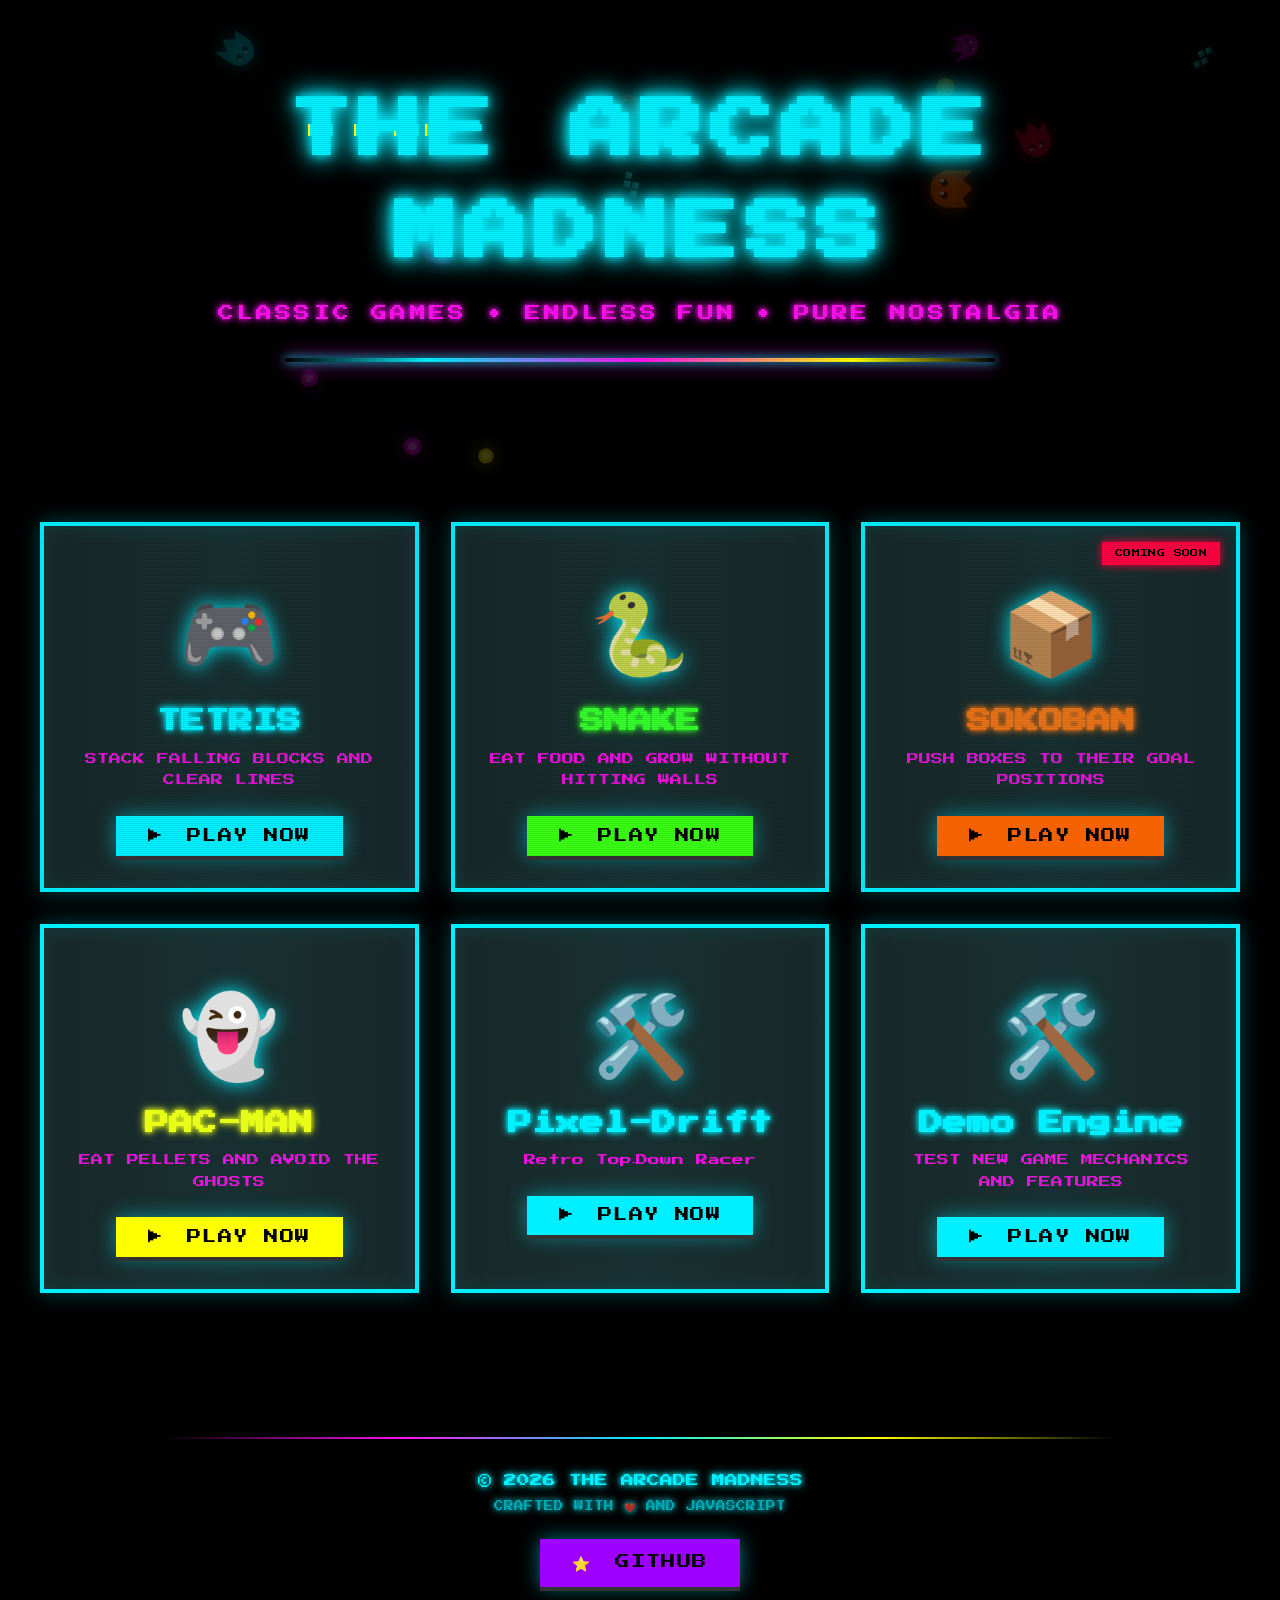
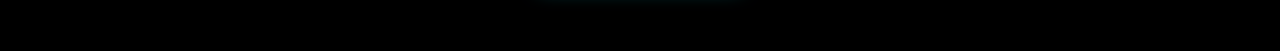
<file: index.html>
<!DOCTYPE html>
<html lang="en">
<head>
    <meta charset="UTF-8">
    <meta name="viewport" content="width=device-width, initial-scale=1.0">
    <title>The Arcade Madness - Classic Games Collection</title>
    <meta name="description" content="Play classic arcade games online! Tetris, Snake, Sokoban, and Pac-Man - all playable in your browser.">
    <link rel="stylesheet" href="css/main.css">
    <link rel="stylesheet" href="css/games.css">
    <link rel="stylesheet" href="css/responsive.css">
    <link rel="preconnect" href="https://fonts.googleapis.com">
    <link rel="preconnect" href="https://fonts.gstatic.com" crossorigin>
    <link href="https://fonts.googleapis.com/css2?family=Press+Start+2P&display=swap" rel="stylesheet">
</head>
<body>
    <!-- Animated background canvas -->
    <canvas id="backgroundCanvas"></canvas>
    
    <div class="container">
        <!-- Header -->
        <header class="header">
            <div class="glitch-wrapper">
                <h1 class="glitch" data-text="THE ARCADE MADNESS">THE ARCADE MADNESS</h1>
            </div>
            <p class="subtitle pixel-text">CLASSIC GAMES • ENDLESS FUN • PURE NOSTALGIA</p>
            <div class="retro-line"></div>
        </header>
        
        <!-- Game Selection Grid -->
        <main id="game-selection" class="game-grid">
            <!-- Games will be injected here by JavaScript -->
        </main>
        
        <!-- Footer -->
        <footer class="footer">
            <div class="pixel-border"></div>
            <p class="pixel-text">© 2026 THE ARCADE MADNESS</p>
            <p class="pixel-text small">CRAFTED WITH ❤️ AND JAVASCRIPT</p>
            <div class="social-links">
                <a href="https://github.com/yourusername/arcade-madness" target="_blank" class="pixel-btn">
                    <span class="btn-icon">⭐</span> GITHUB
                </a>
            </div>
        </footer>
    </div>
    
    <!-- Scripts -->
    <script src="js/core/animated-background.js"></script>
    <script src="js/ui/menu.js"></script>
</body>
</html>
</file>
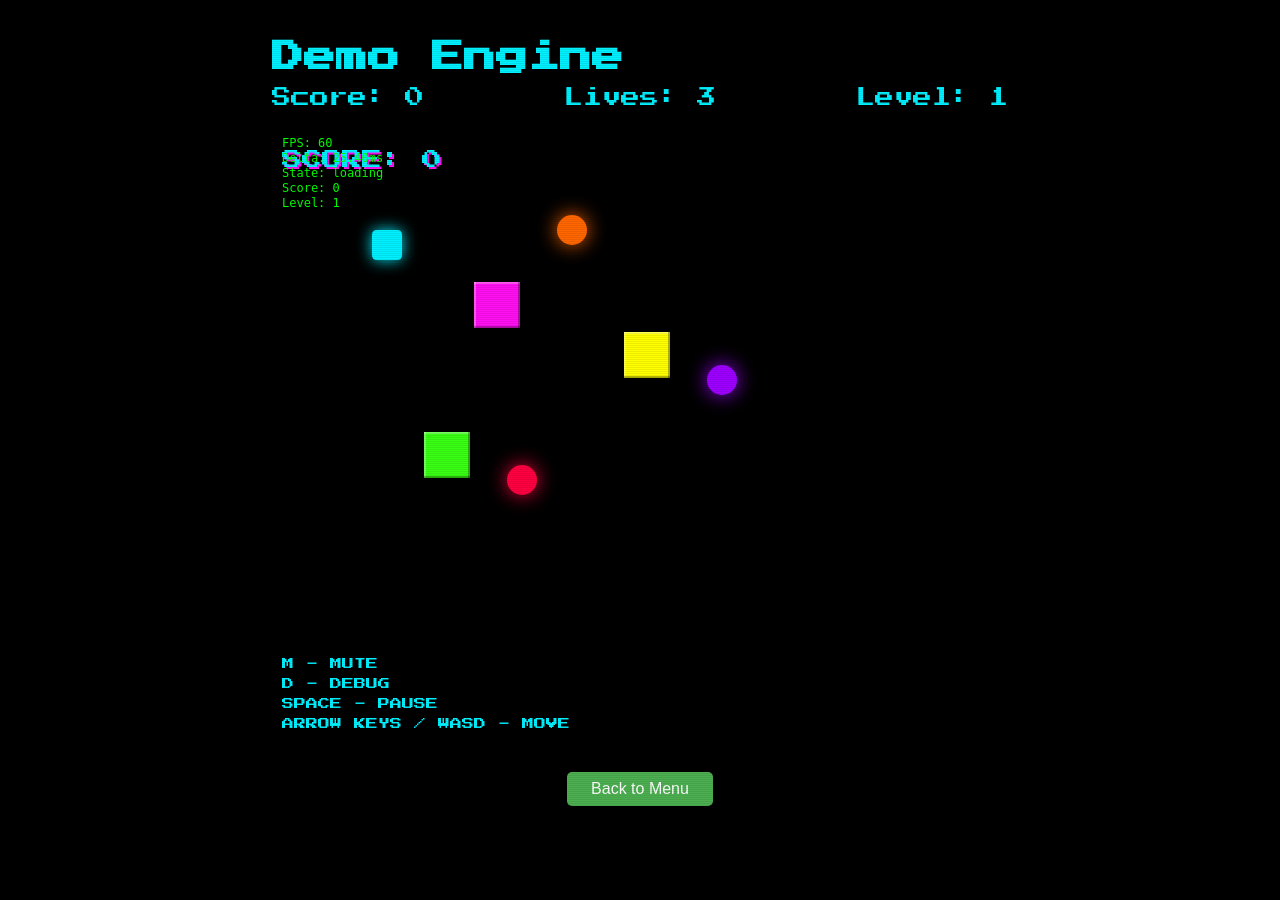
<file: js/games/demo/demo.html>
﻿<!DOCTYPE html>
<html lang="en">
<head>
    <meta charset="UTF-8">
    <meta name="viewport" content="width=device-width, initial-scale=1.0">
    <title>Demo Engine - The Arcade Madness</title>
    <link rel="stylesheet" href="../../../css/main.css">
    <link rel="stylesheet" href="../../../css/games.css">
</head>
<body>
    <div class="game-container">
        <h1>Demo Engine</h1>
        <div class="game-info">
            <div>Score: <span id="score">0</span></div>
            <div>Lives: <span id="lives">3</span></div>
            <div>Level: <span id="level">1</span></div>
        </div>
        <canvas id="demoCanvas" width="560" height="620"></canvas>
        <div class="game-controls">
            <button class="btn" onclick="window.location.href='../../../index.html'">Back to Menu</button>
        </div>
    </div>
    <script src="../../core/game-engine.js"></script>
    <script src="../../core/renderer.js"></script>
    <script src="../../core/collision-detector.js"></script>
    <script src="../../core/input-handler.js"></script>
    <script src="../../core/audio-manager.js"></script>
    <script src="../../ui/scoreboard.js"></script>
    <script src="engine-demo.js"></script>
</body>
</html>
</file>
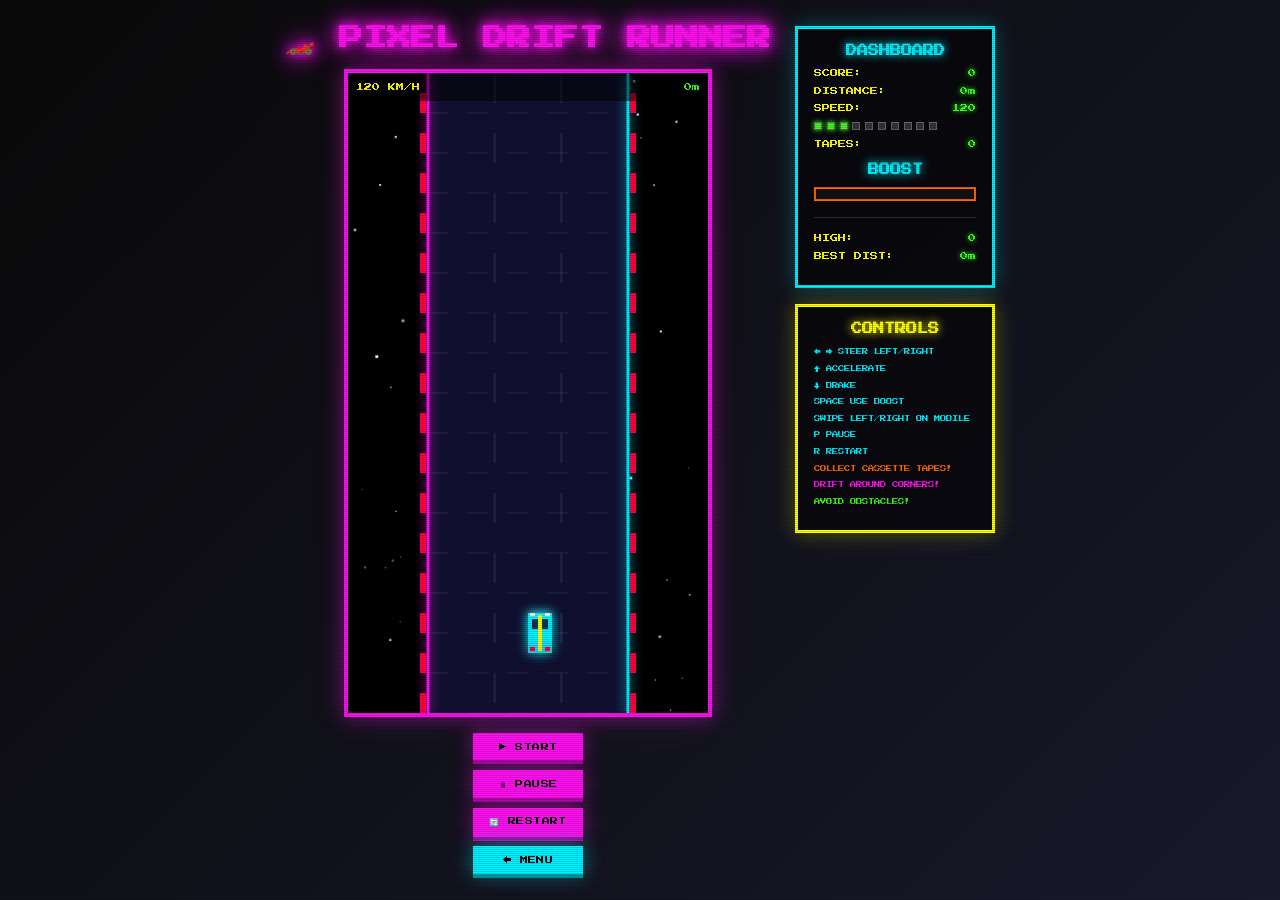
<file: js/games/mobileg/mobileg.html>
<!DOCTYPE html>
<html lang="en">
<head>
    <meta charset="UTF-8">
    <meta name="viewport" content="width=device-width, initial-scale=1.0, user-scalable=no">
    <title>Pixel Drift Runner - The Arcade Madness</title>
    <link rel="preconnect" href="https://fonts.googleapis.com">
    <link rel="preconnect" href="https://fonts.gstatic.com" crossorigin>
    <link href="https://fonts.googleapis.com/css2?family=Press+Start+2P&display=swap" rel="stylesheet">
    <style>
        * {
            margin: 0;
            padding: 0;
            box-sizing: border-box;
        }

        body {
            font-family: 'Press Start 2P', cursive;
            background: linear-gradient(135deg, #0a0a0a 0%, #1a1a2e 100%);
            color: #00F0FF;
            min-height: 100vh;
            display: flex;
            align-items: center;
            justify-content: center;
            overflow: hidden;
            touch-action: none;
        }

        /* Scanline effect */
        body::before {
            content: '';
            position: fixed;
            top: 0;
            left: 0;
            width: 100%;
            height: 100%;
            background: repeating-linear-gradient(
                0deg,
                rgba(0, 0, 0, 0.15),
                rgba(0, 0, 0, 0.15) 1px,
                transparent 1px,
                transparent 2px
            );
            pointer-events: none;
            z-index: 1000;
        }

        .game-wrapper {
            position: relative;
            z-index: 1;
            display: flex;
            gap: 1.5rem;
            padding: 1rem;
            max-width: 100%;
        }

        .main-game {
            display: flex;
            flex-direction: column;
            align-items: center;
        }

        h1 {
            font-size: clamp(0.8rem, 2.5vw, 1.5rem);
            color: #FF10F0;
            text-shadow:
                0 0 10px #FF10F0,
                0 0 20px #FF10F0,
                0 0 30px #FF10F0;
            margin-bottom: 0.8rem;
            animation: pulse 2s infinite;
        }

        @keyframes pulse {
            0%, 100% { opacity: 1; }
            50% { opacity: 0.8; }
        }

        #gameCanvas {
            display: block;
            background: #000000;
            border: 4px solid #FF10F0;
            box-shadow:
                0 0 20px rgba(255, 16, 240, 0.5),
                inset 0 0 20px rgba(0, 0, 0, 0.5);
            image-rendering: pixelated;
            image-rendering: crisp-edges;
            touch-action: none;
        }

        .sidebar {
            display: flex;
            flex-direction: column;
            gap: 1rem;
            min-width: 200px;
        }

        .info-panel {
            background: rgba(0, 0, 0, 0.5);
            border: 3px solid #00F0FF;
            padding: 1rem;
            box-shadow: 0 0 20px rgba(0, 240, 255, 0.3);
        }

        .info-panel h2 {
            font-size: 0.7rem;
            color: #00F0FF;
            margin-bottom: 0.8rem;
            text-align: center;
            text-shadow: 0 0 10px #00F0FF;
        }

        .stat-row {
            display: flex;
            justify-content: space-between;
            margin-bottom: 0.6rem;
            font-size: 0.5rem;
        }

        .stat-label {
            color: #FFFF00;
        }

        .stat-value {
            color: #39FF14;
            text-shadow: 0 0 5px #39FF14;
        }

        .boost-bar-container {
            margin-top: 0.5rem;
            background: #111;
            border: 2px solid #FF6600;
            height: 14px;
            position: relative;
        }

        .boost-bar-fill {
            height: 100%;
            width: 0%;
            background: linear-gradient(90deg, #FF6600, #FFFF00);
            box-shadow: 0 0 8px #FF6600;
            transition: width 0.2s ease;
        }

        .controls-panel {
            background: rgba(0, 0, 0, 0.5);
            border: 3px solid #FFFF00;
            padding: 1rem;
            box-shadow: 0 0 20px rgba(255, 255, 0, 0.3);
        }

        .controls-panel h2 {
            font-size: 0.7rem;
            color: #FFFF00;
            margin-bottom: 0.8rem;
            text-align: center;
            text-shadow: 0 0 10px #FFFF00;
        }

        .controls-panel p {
            font-size: 0.4rem;
            color: #00F0FF;
            line-height: 1.6;
            margin-bottom: 0.4rem;
        }

        .game-controls {
            margin-top: 1rem;
            display: flex;
            flex-direction: column;
            gap: 0.6rem;
        }

        .pixel-btn {
            padding: 0.6rem 1rem;
            font-family: 'Press Start 2P', cursive;
            font-size: 0.5rem;
            color: #000;
            background: #FF10F0;
            border: none;
            cursor: pointer;
            text-transform: uppercase;
            letter-spacing: 0.05em;
            transition: all 0.3s ease;
            box-shadow:
                0 4px 0 0 #a00a9c,
                0 0 20px rgba(255, 16, 240, 0.5);
            width: 100%;
        }

        .pixel-btn:hover {
            transform: translateY(2px);
            box-shadow:
                0 2px 0 0 #a00a9c,
                0 0 30px rgba(255, 16, 240, 0.8);
        }

        .pixel-btn:active {
            transform: translateY(4px);
            box-shadow:
                0 0 0 0 #a00a9c,
                0 0 20px rgba(255, 16, 240, 0.8);
        }

        .pixel-btn.secondary {
            background: #00F0FF;
            box-shadow:
                0 4px 0 0 #0099a6,
                0 0 20px rgba(0, 240, 255, 0.5);
        }

        .pixel-btn.secondary:hover {
            box-shadow:
                0 2px 0 0 #0099a6,
                0 0 30px rgba(0, 240, 255, 0.8);
        }

        .pixel-btn.secondary:active {
            box-shadow:
                0 0 0 0 #0099a6,
                0 0 20px rgba(0, 240, 255, 0.8);
        }

        .speed-indicator {
            display: flex;
            gap: 0.3rem;
            margin-top: 0.5rem;
        }

        .speed-dot {
            width: 8px;
            height: 8px;
            background: #333;
            border: 1px solid #666;
        }

        .speed-dot.active {
            background: #39FF14;
            box-shadow: 0 0 5px #39FF14;
        }

        .speed-dot.boost {
            background: #FF6600;
            box-shadow: 0 0 5px #FF6600;
        }

        @media (max-width: 768px) {
            .game-wrapper {
                flex-direction: column;
                align-items: center;
            }

            .sidebar {
                flex-direction: row;
                flex-wrap: wrap;
                justify-content: center;
                min-width: auto;
            }

            .info-panel, .controls-panel {
                flex: 1;
                min-width: 250px;
            }
        }

        @media (max-width: 480px) {
            h1 {
                font-size: 0.8rem;
            }

            .sidebar {
                flex-direction: column;
            }

            .info-panel, .controls-panel {
                min-width: auto;
                width: 100%;
            }
        }
    </style>
</head>
<body>
    <div class="game-wrapper">
        <div class="main-game">
            <h1>🏎️ PIXEL DRIFT RUNNER</h1>
            <canvas id="gameCanvas" width="360" height="640"></canvas>
            <div class="game-controls">
                <button class="pixel-btn" id="startBtn">▶ START</button>
                <button class="pixel-btn" id="pauseBtn">⏸ PAUSE</button>
                <button class="pixel-btn" id="restartBtn">🔄 RESTART</button>
                <button class="pixel-btn secondary" id="backBtn">← MENU</button>
            </div>
        </div>

        <div class="sidebar">
            <div class="info-panel">
                <h2>DASHBOARD</h2>
                <div class="stat-row">
                    <span class="stat-label">SCORE:</span>
                    <span class="stat-value" id="score">0</span>
                </div>
                <div class="stat-row">
                    <span class="stat-label">DISTANCE:</span>
                    <span class="stat-value" id="distance">0m</span>
                </div>
                <div class="stat-row">
                    <span class="stat-label">SPEED:</span>
                    <span class="stat-value" id="speed">0</span>
                </div>
                <div class="speed-indicator" id="speedDots"></div>
                <div class="stat-row" style="margin-top: 0.6rem;">
                    <span class="stat-label">TAPES:</span>
                    <span class="stat-value" id="tapes">0</span>
                </div>

                <h2 style="margin-top: 1rem;">BOOST</h2>
                <div class="boost-bar-container">
                    <div class="boost-bar-fill" id="boostBar"></div>
                </div>

                <div style="margin-top: 1rem; padding-top: 1rem; border-top: 1px solid #333;">
                    <div class="stat-row">
                        <span class="stat-label">HIGH:</span>
                        <span class="stat-value" id="highScore">0</span>
                    </div>
                    <div class="stat-row">
                        <span class="stat-label">BEST DIST:</span>
                        <span class="stat-value" id="bestDistance">0m</span>
                    </div>
                </div>
            </div>

            <div class="controls-panel">
                <h2>CONTROLS</h2>
                <p>← → STEER LEFT/RIGHT</p>
                <p>↑ ACCELERATE</p>
                <p>↓ BRAKE</p>
                <p>SPACE USE BOOST</p>
                <p>SWIPE LEFT/RIGHT ON MOBILE</p>
                <p>P PAUSE</p>
                <p>R RESTART</p>
                <p></p>
                <p style="color: #FF6600;">COLLECT CASSETTE TAPES!</p>
                <p style="color: #FF10F0;">DRIFT AROUND CORNERS!</p>
                <p style="color: #39FF14;">AVOID OBSTACLES!</p>
            </div>
        </div>
    </div>

    <!-- Core Engine Scripts -->
    <script src="../../core/game-engine.js"></script>
    <script src="../../core/input-handler.js"></script>
    <script src="../../core/renderer.js"></script>
    <script src="../../core/collision-detector.js"></script>
    <script src="../../core/audio-manager.js"></script>

    <!-- Game Script -->
    <script src="mobileg.js"></script>
</body>
</html>
</file>
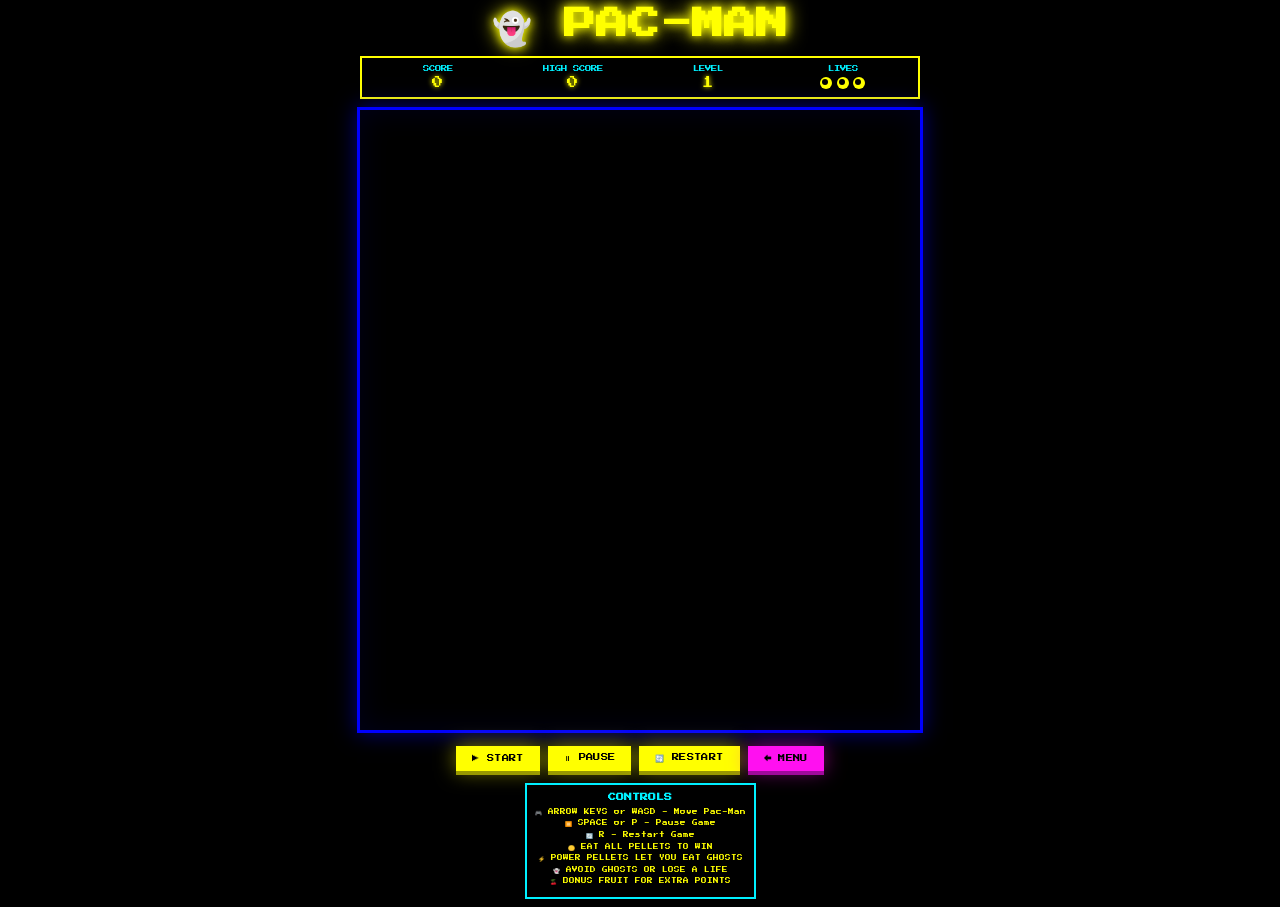
<file: js/games/pacman/pacman.html>
<!DOCTYPE html>
<html lang="en">
<head>
    <meta charset="UTF-8">
    <meta name="viewport" content="width=device-width, initial-scale=1.0, user-scalable=no">
    <meta name="apple-mobile-web-app-capable" content="yes">
    <meta name="mobile-web-app-capable" content="yes">
    <title>Pac-Man - The Arcade Madness</title>
    <link rel="preconnect" href="https://fonts.googleapis.com">
    <link rel="preconnect" href="https://fonts.gstatic.com" crossorigin>
    <link href="https://fonts.googleapis.com/css2?family=Press+Start+2P&display=swap" rel="stylesheet">
    <style>
        * {
            margin: 0;
            padding: 0;
            box-sizing: border-box;
            -webkit-tap-highlight-color: transparent;
        }

        body {
            font-family: 'Press Start 2P', cursive;
            background: #000000;
            color: #FFFF00;
            min-height: 100vh;
            display: flex;
            flex-direction: column;
            align-items: center;
            justify-content: center;
            overflow: hidden;
            position: fixed;
            width: 100%;
            touch-action: none;
        }

        .game-container {
            position: relative;
            z-index: 1;
            text-align: center;
            padding: 0.5rem;
            max-width: 100%;
            display: flex;
            flex-direction: column;
            align-items: center;
        }

        h1 {
            font-size: clamp(1rem, 4vw, 2rem);
            color: #FFFF00;
            text-shadow: 
                0 0 10px #FFFF00,
                0 0 20px #FFFF00;
            margin-bottom: 0.5rem;
            animation: pulse 2s infinite;
        }

        @keyframes pulse {
            0%, 100% { opacity: 1; }
            50% { opacity: 0.8; }
        }

        .game-info {
            display: flex;
            justify-content: space-around;
            width: 100%;
            max-width: 560px;
            margin: 0 auto 0.5rem;
            padding: 0.5rem;
            background: rgba(0, 0, 0, 0.8);
            border: 2px solid #FFFF00;
        }

        .info-item {
            text-align: center;
            flex: 1;
        }

        .info-label {
            font-size: 0.4rem;
            color: #00F0FF;
            margin-bottom: 0.3rem;
        }

        .info-value {
            font-size: 0.7rem;
            color: #FFFF00;
            text-shadow: 0 0 5px #FFFF00;
        }

        .lives-display {
            display: flex;
            gap: 0.3rem;
            justify-content: center;
            margin-top: 0.2rem;
        }

        .life-icon {
            width: 12px;
            height: 12px;
            background: #FFFF00;
            border-radius: 50%;
            position: relative;
        }

        .life-icon::after {
            content: '';
            position: absolute;
            width: 6px;
            height: 6px;
            background: #000;
            border-radius: 50%;
            top: 2px;
            left: 2px;
        }

        #gameCanvas {
            display: block;
            background: #000000;
            border: 3px solid #0000FF;
            box-shadow: 
                0 0 20px rgba(0, 0, 255, 0.5),
                inset 0 0 30px rgba(0, 0, 255, 0.1);
            image-rendering: pixelated;
            image-rendering: crisp-edges;
            max-width: 100%;
            height: auto;
        }

        /* Mobile Touch Controls */
        .touch-controls {
            display: none;
            margin-top: 1rem;
            width: 100%;
            max-width: 300px;
        }

        .dpad {
            position: relative;
            width: 200px;
            height: 200px;
            margin: 0 auto;
        }

        .dpad-btn {
            position: absolute;
            width: 60px;
            height: 60px;
            background: rgba(255, 255, 0, 0.2);
            border: 2px solid #FFFF00;
            font-size: 1.5rem;
            display: flex;
            align-items: center;
            justify-content: center;
            cursor: pointer;
            user-select: none;
            touch-action: none;
            transition: all 0.1s;
        }

        .dpad-btn:active {
            background: rgba(255, 255, 0, 0.5);
            transform: scale(0.95);
        }

        .dpad-up {
            top: 0;
            left: 50%;
            transform: translateX(-50%);
            border-radius: 10px 10px 0 0;
        }

        .dpad-down {
            bottom: 0;
            left: 50%;
            transform: translateX(-50%);
            border-radius: 0 0 10px 10px;
        }

        .dpad-left {
            left: 0;
            top: 50%;
            transform: translateY(-50%);
            border-radius: 10px 0 0 10px;
        }

        .dpad-right {
            right: 0;
            top: 50%;
            transform: translateY(-50%);
            border-radius: 0 10px 10px 0;
        }

        .dpad-center {
            top: 50%;
            left: 50%;
            transform: translate(-50%, -50%);
            width: 80px;
            height: 80px;
            border-radius: 50%;
            background: rgba(0, 240, 255, 0.2);
            border-color: #00F0FF;
            font-size: 0.6rem;
            color: #00F0FF;
        }

        .game-controls {
            margin-top: 0.8rem;
            display: flex;
            gap: 0.5rem;
            justify-content: center;
            flex-wrap: wrap;
        }

        .pixel-btn {
            padding: 0.5rem 1rem;
            font-family: 'Press Start 2P', cursive;
            font-size: 0.45rem;
            color: #000;
            background: #FFFF00;
            border: none;
            cursor: pointer;
            text-transform: uppercase;
            letter-spacing: 0.05em;
            transition: all 0.3s ease;
            box-shadow: 
                0 4px 0 0 #999900,
                0 0 20px rgba(255, 255, 0, 0.5);
            touch-action: manipulation;
        }

        .pixel-btn:active {
            transform: translateY(4px);
            box-shadow: 
                0 0 0 0 #999900,
                0 0 20px rgba(255, 255, 0, 0.8);
        }

        .pixel-btn.secondary {
            background: #FF10F0;
            box-shadow: 
                0 4px 0 0 #a00a9c,
                0 0 20px rgba(255, 16, 240, 0.5);
        }

        .pixel-btn.secondary:active {
            box-shadow: 
                0 0 0 0 #a00a9c,
                0 0 20px rgba(255, 16, 240, 0.8);
        }

        .instructions {
            margin-top: 0.8rem;
            padding: 0.5rem;
            max-width: 560px;
            background: rgba(0, 0, 0, 0.8);
            border: 2px solid #00F0FF;
            display: none;
        }

        .instructions.desktop {
            display: block;
        }

        .instructions h3 {
            font-size: 0.5rem;
            color: #00F0FF;
            margin-bottom: 0.4rem;
        }

        .instructions p {
            font-size: 0.35rem;
            line-height: 1.5;
            color: #FFFF00;
            margin-bottom: 0.2rem;
        }

        /* Mobile-specific styles */
        @media (hover: none) and (pointer: coarse) {
            .touch-controls {
                display: block;
            }

            .instructions.desktop {
                display: none;
            }

            .game-info {
                font-size: 0.9em;
            }

            .pixel-btn {
                min-height: 44px;
                padding: 0.6rem 1.2rem;
            }
        }

        @media (max-width: 640px) {
            .game-container {
                padding: 0.25rem;
            }

            h1 {
                font-size: 0.9rem;
                margin-bottom: 0.3rem;
            }

            .game-info {
                padding: 0.4rem;
            }

            .info-label {
                font-size: 0.35rem;
            }

            .info-value {
                font-size: 0.6rem;
            }

            #gameCanvas {
                border-width: 2px;
            }
        }

        @media (orientation: landscape) and (max-height: 500px) {
            .game-container {
                flex-direction: row;
                gap: 1rem;
            }

            .touch-controls {
                margin-top: 0;
            }

            h1 {
                position: absolute;
                top: 0.5rem;
                left: 50%;
                transform: translateX(-50%);
            }
        }

        /* Prevent pull-to-refresh on mobile */
        body {
            overscroll-behavior: none;
        }
    </style>
</head>
<body>
    <div class="game-container">
        <h1>👻 PAC-MAN</h1>

        <div class="game-info">
            <div class="info-item">
                <div class="info-label">SCORE</div>
                <div class="info-value" id="score">0</div>
            </div>
            <div class="info-item">
                <div class="info-label">HIGH SCORE</div>
                <div class="info-value" id="highScore">0</div>
            </div>
            <div class="info-item">
                <div class="info-label">LEVEL</div>
                <div class="info-value" id="level">1</div>
            </div>
            <div class="info-item">
                <div class="info-label">LIVES</div>
                <div class="lives-display" id="lives">
                    <div class="life-icon"></div>
                    <div class="life-icon"></div>
                    <div class="life-icon"></div>
                </div>
            </div>
        </div>

        <canvas id="gameCanvas" width="560" height="620"></canvas>

        <div class="game-controls">
            <button class="pixel-btn" id="startBtn">▶ START</button>
            <button class="pixel-btn" id="pauseBtn">⏸ PAUSE</button>
            <button class="pixel-btn" id="restartBtn">🔄 RESTART</button>
            <button class="pixel-btn secondary" id="backBtn">← MENU</button>
        </div>

        <!-- Touch Controls for Mobile -->
        <div class="touch-controls">
            <div class="dpad">
                <div class="dpad-btn dpad-up" data-direction="up">▲</div>
                <div class="dpad-btn dpad-down" data-direction="down">▼</div>
                <div class="dpad-btn dpad-left" data-direction="left">◄</div>
                <div class="dpad-btn dpad-right" data-direction="right">►</div>
                <div class="dpad-btn dpad-center" id="pauseTouch">PAUSE</div>
            </div>
        </div>

        <div class="instructions desktop">
            <h3>CONTROLS</h3>
            <p>🎮 ARROW KEYS or WASD - Move Pac-Man</p>
            <p>⏸️ SPACE or P - Pause Game</p>
            <p>🔄 R - Restart Game</p>
            <p></p>
            <p>🟡 EAT ALL PELLETS TO WIN</p>
            <p>⚡ POWER PELLETS LET YOU EAT GHOSTS</p>
            <p>👻 AVOID GHOSTS OR LOSE A LIFE</p>
            <p>🍒 BONUS FRUIT FOR EXTRA POINTS</p>
        </div>
    </div>

    <!-- Core Engine Scripts -->
    <script src="../../core/game-engine.js"></script>
    <script src="../../core/input-handler.js"></script>
    <script src="../../core/renderer.js"></script>
    <script src="../../core/collision-detector.js"></script>
    <script src="../../core/audio-manager.js"></script>
    
    <!-- Pac-Man Game Script -->
    <script src="pacman.js"></script>
</body>
</html>
</file>
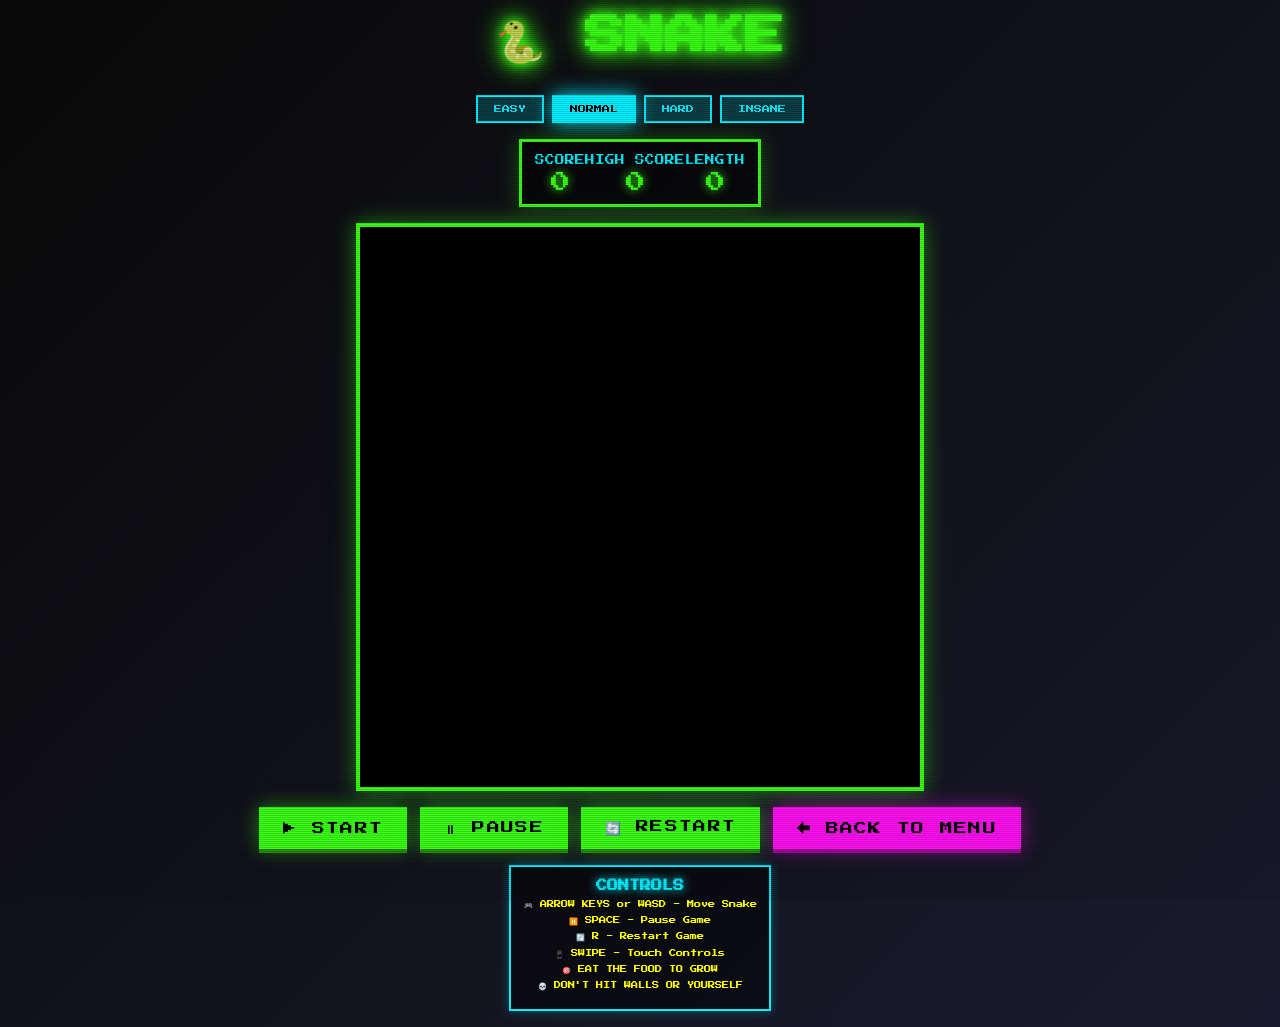
<file: js/games/snake/snake.html>
<!DOCTYPE html>
<html lang="en">
<head>
    <meta charset="UTF-8">
    <meta name="viewport" content="width=device-width, initial-scale=1.0">
    <title>Snake - The Arcade Madness</title>
    <link rel="preconnect" href="https://fonts.googleapis.com">
    <link rel="preconnect" href="https://fonts.gstatic.com" crossorigin>
    <link href="https://fonts.googleapis.com/css2?family=Press+Start+2P&display=swap" rel="stylesheet">
    <style>
        * {
            margin: 0;
            padding: 0;
            box-sizing: border-box;
        }

        body {
            font-family: 'Press Start 2P', cursive;
            background: linear-gradient(135deg, #0a0a0a 0%, #1a1a2e 100%);
            color: #00F0FF;
            min-height: 100vh;
            display: flex;
            flex-direction: column;
            align-items: center;
            justify-content: center;
            overflow: hidden;
        }

        /* Scanline effect */
        body::before {
            content: '';
            position: fixed;
            top: 0;
            left: 0;
            width: 100%;
            height: 100%;
            background: repeating-linear-gradient(
                0deg,
                rgba(0, 0, 0, 0.15),
                rgba(0, 0, 0, 0.15) 1px,
                transparent 1px,
                transparent 2px
            );
            pointer-events: none;
            z-index: 1000;
        }

        .game-container {
            position: relative;
            z-index: 1;
            text-align: center;
            padding: 1rem;
            max-width: 100%;
            width: 100%;
            display: flex;
            flex-direction: column;
            align-items: center;
        }

        h1 {
            font-size: clamp(1.5rem, 4vw, 2.5rem);
            color: #39FF14;
            text-shadow: 
                0 0 10px #39FF14,
                0 0 20px #39FF14,
                0 0 30px #39FF14;
            margin-bottom: 0.8rem;
            animation: pulse 2s infinite;
        }

        @keyframes pulse {
            0%, 100% { opacity: 1; }
            50% { opacity: 0.8; }
        }

        .game-info {
            display: flex;
            justify-content: space-around;
            max-width: 600px;
            margin: 0 auto 1rem;
            padding: 0.8rem;
            background: rgba(0, 0, 0, 0.5);
            border: 3px solid #39FF14;
            box-shadow: 0 0 20px rgba(57, 255, 20, 0.3);
        }

        .info-item {
            text-align: center;
        }

        .info-label {
            font-size: 0.6rem;
            color: #00F0FF;
            margin-bottom: 0.5rem;
        }

        .info-value {
            font-size: 1.2rem;
            color: #39FF14;
            text-shadow: 0 0 10px #39FF14;
        }

        #gameCanvas {
            display: block;
            margin: 0 auto;
            background: #000000;
            border: 4px solid #39FF14;
            box-shadow: 
                0 0 20px rgba(57, 255, 20, 0.5),
                inset 0 0 20px rgba(0, 0, 0, 0.5);
            image-rendering: pixelated;
            image-rendering: crisp-edges;
        }

        .game-controls {
            margin-top: 1rem;
            display: flex;
            gap: 0.8rem;
            justify-content: center;
            flex-wrap: wrap;
        }

        .pixel-btn {
            padding: 0.8rem 1.5rem;
            font-family: 'Press Start 2P', cursive;
            font-size: clamp(0.5rem, 1.5vw, 0.8rem);
            color: #000;
            background: #39FF14;
            border: none;
            cursor: pointer;
            text-transform: uppercase;
            letter-spacing: 0.1em;
            transition: all 0.3s ease;
            box-shadow: 
                0 4px 0 0 #2a8a0f,
                0 0 20px rgba(57, 255, 20, 0.5);
        }

        .pixel-btn:hover {
            transform: translateY(2px);
            box-shadow: 
                0 2px 0 0 #2a8a0f,
                0 0 30px rgba(57, 255, 20, 0.8);
        }

        .pixel-btn:active {
            transform: translateY(4px);
            box-shadow: 
                0 0 0 0 #2a8a0f,
                0 0 20px rgba(57, 255, 20, 0.8);
        }

        .pixel-btn.secondary {
            background: #FF10F0;
            box-shadow: 
                0 4px 0 0 #a00a9c,
                0 0 20px rgba(255, 16, 240, 0.5);
        }

        .pixel-btn.secondary:hover {
            box-shadow: 
                0 2px 0 0 #a00a9c,
                0 0 30px rgba(255, 16, 240, 0.8);
        }

        .pixel-btn.secondary:active {
            box-shadow: 
                0 0 0 0 #a00a9c,
                0 0 20px rgba(255, 16, 240, 0.8);
        }

        .instructions {
            margin-top: 1rem;
            padding: 0.8rem;
            max-width: 600px;
            margin-left: auto;
            margin-right: auto;
            background: rgba(0, 0, 0, 0.5);
            border: 2px solid #00F0FF;
            box-shadow: 0 0 10px rgba(0, 240, 255, 0.3);
        }

        .instructions h3 {
            font-size: 0.7rem;
            color: #00F0FF;
            margin-bottom: 0.5rem;
            text-shadow: 0 0 10px #00F0FF;
        }

        .instructions p {
            font-size: 0.45rem;
            line-height: 1.6;
            color: #FFFF00;
            margin-bottom: 0.3rem;
        }

        .difficulty-selector {
            margin: 1rem 0;
            display: flex;
            gap: 0.5rem;
            justify-content: center;
            flex-wrap: wrap;
        }

        .difficulty-btn {
            padding: 0.5rem 1rem;
            font-family: 'Press Start 2P', cursive;
            font-size: 0.5rem;
            background: rgba(0, 240, 255, 0.2);
            border: 2px solid #00F0FF;
            color: #00F0FF;
            cursor: pointer;
            transition: all 0.3s ease;
        }

        .difficulty-btn:hover {
            background: rgba(0, 240, 255, 0.4);
            box-shadow: 0 0 10px #00F0FF;
        }

        .difficulty-btn.active {
            background: #00F0FF;
            color: #000;
            box-shadow: 0 0 20px #00F0FF;
        }

        /* Tablet */
        @media (max-width: 768px) {
            .game-container {
                padding: 0.5rem;
            }

            h1 {
                font-size: 1.2rem;
                margin-bottom: 0.4rem;
            }

            .game-info {
                padding: 0.4rem 0.6rem;
                margin-bottom: 0.5rem;
                gap: 0.5rem;
            }

            .info-label {
                font-size: 0.45rem;
                margin-bottom: 0.2rem;
            }

            .info-value {
                font-size: 0.9rem;
            }

            #gameCanvas {
                max-width: 100%;
                height: auto;
            }

            .game-controls {
                margin-top: 0.5rem;
                gap: 0.4rem;
            }

            .pixel-btn {
                padding: 0.5rem 1rem;
                font-size: 0.5rem;
            }

            .instructions {
                margin-top: 0.5rem;
                padding: 0.5rem;
            }

            .instructions p {
                font-size: 0.4rem;
                margin-bottom: 0.15rem;
            }
        }

        /* Mobile portrait */
        @media (max-width: 480px) {
            body {
                justify-content: flex-start;
                padding-top: 0.3rem;
                padding-bottom: 170px;
                overflow-y: auto;
            }

            .game-container {
                padding: 0.3rem;
                display: flex;
                flex-direction: column;
                align-items: center;
                width: 100%;
            }

            h1 {
                font-size: 0.9rem;
                margin-bottom: 0.3rem;
                text-shadow:
                    0 0 5px #39FF14,
                    0 0 10px #39FF14;
            }

            .difficulty-selector {
                margin: 0.3rem 0;
                gap: 0.3rem;
            }

            .difficulty-btn {
                padding: 0.3rem 0.6rem;
                font-size: 0.4rem;
            }

            .game-info {
                flex-direction: row;
                padding: 0.3rem 0.5rem;
                margin-bottom: 0.4rem;
                gap: 0.3rem;
                width: 100%;
                max-width: 100%;
                border-width: 2px;
            }

            .info-label {
                font-size: 0.35rem;
                margin-bottom: 0.1rem;
            }

            .info-value {
                font-size: 0.7rem;
            }

            #gameCanvas {
                max-width: calc(100vw - 1rem);
                height: auto;
                border-width: 2px;
            }

            .game-controls {
                margin-top: 0.4rem;
                gap: 0.3rem;
            }

            .pixel-btn {
                padding: 0.4rem 0.8rem;
                font-size: 0.4rem;
                box-shadow:
                    0 2px 0 0 #2a8a0f,
                    0 0 10px rgba(57, 255, 20, 0.3);
            }

            .pixel-btn.secondary {
                box-shadow:
                    0 2px 0 0 #a00a9c,
                    0 0 10px rgba(255, 16, 240, 0.3);
            }

            .instructions {
                display: none;
            }
        }

        /* Very small screens & landscape phones */
        @media (max-height: 600px) {
            body {
                justify-content: flex-start;
                padding-top: 0.2rem;
            }

            h1 {
                font-size: 0.8rem;
                margin-bottom: 0.2rem;
            }

            .difficulty-selector {
                margin: 0.2rem 0;
            }

            .game-info {
                margin-bottom: 0.3rem;
                padding: 0.2rem 0.4rem;
            }

            .game-controls {
                margin-top: 0.3rem;
            }

            .instructions {
                display: none;
            }
        }
    </style>
</head>
<body>
    <div class="game-container">
        <h1>🐍 SNAKE</h1>
        
        <div class="difficulty-selector">
            <button class="difficulty-btn" data-speed="150">EASY</button>
            <button class="difficulty-btn active" data-speed="100">NORMAL</button>
            <button class="difficulty-btn" data-speed="70">HARD</button>
            <button class="difficulty-btn" data-speed="40">INSANE</button>
        </div>

        <div class="game-info">
            <div class="info-item">
                <div class="info-label">SCORE</div>
                <div class="info-value" id="score">0</div>
            </div>
            <div class="info-item">
                <div class="info-label">HIGH SCORE</div>
                <div class="info-value" id="highScore">0</div>
            </div>
            <div class="info-item">
                <div class="info-label">LENGTH</div>
                <div class="info-value" id="length">3</div>
            </div>
        </div>

        <canvas id="gameCanvas" width="560" height="560"></canvas>

        <div class="game-controls">
            <button class="pixel-btn" id="startBtn">▶ START</button>
            <button class="pixel-btn" id="pauseBtn">⏸ PAUSE</button>
            <button class="pixel-btn" id="restartBtn">🔄 RESTART</button>
            <button class="pixel-btn secondary" id="backBtn">← BACK TO MENU</button>
        </div>

        <div class="instructions">
            <h3>CONTROLS</h3>
            <p>🎮 ARROW KEYS or WASD - Move Snake</p>
            <p>⏸️ SPACE - Pause Game</p>
            <p>🔄 R - Restart Game</p>
            <p>📱 SWIPE - Touch Controls</p>
            <p></p>
            <p>🎯 EAT THE FOOD TO GROW</p>
            <p>💀 DON'T HIT WALLS OR YOURSELF</p>
        </div>
    </div>

    <!-- Core Engine Scripts -->
    <script src="../../core/game-engine.js"></script>
    <script src="../../core/input-handler.js"></script>
    <script src="../../core/renderer.js"></script>
    <script src="../../core/collision-detector.js"></script>
    <script src="../../core/audio-manager.js"></script>
    <script src="../../core/mobile-controls.js"></script>
    
    <!-- Snake Game Script -->
    <script src="snake.js"></script>
</body>
</html>
</file>
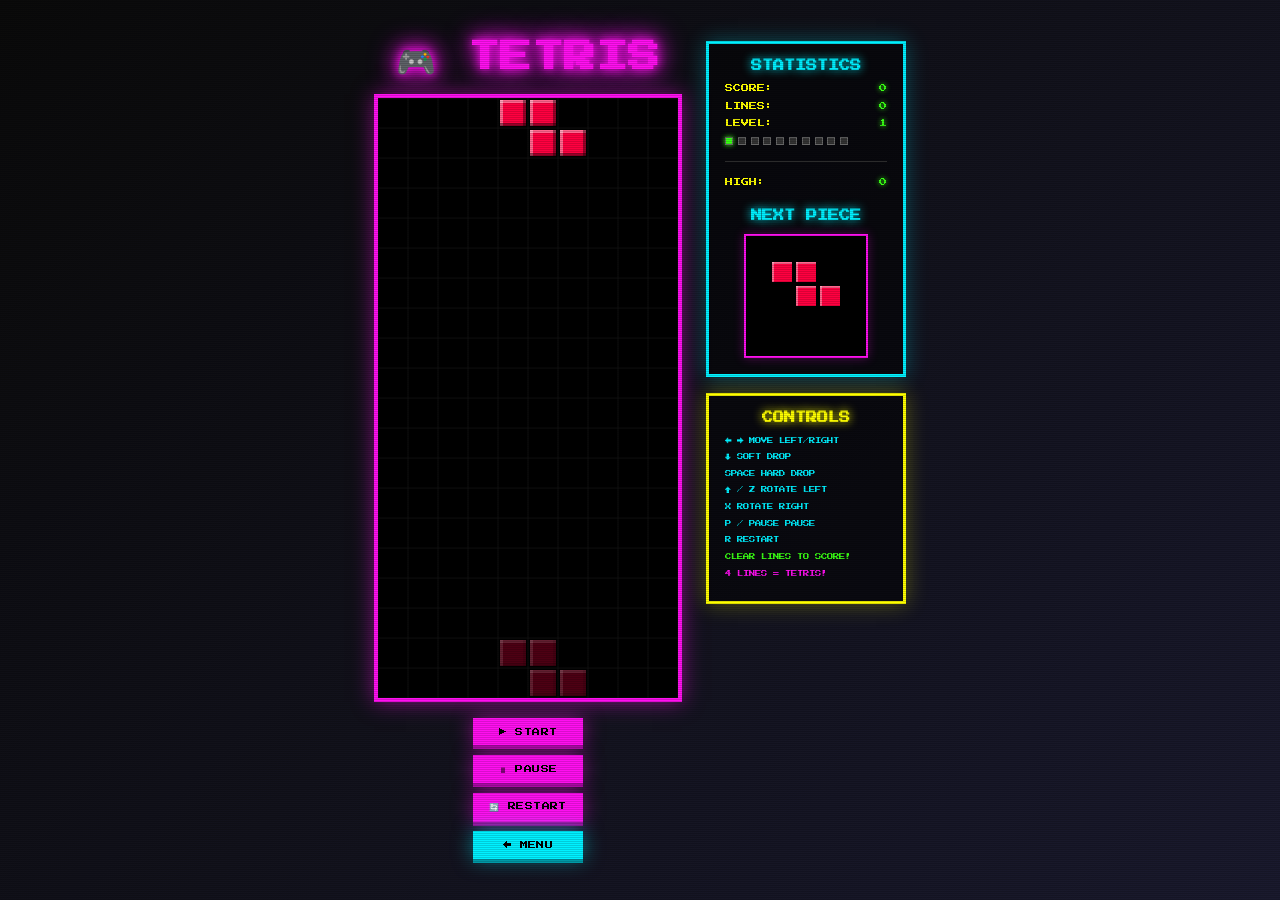
<file: js/games/tetris/tetris.html>
<!DOCTYPE html>
<html lang="en">
<head>
    <meta charset="UTF-8">
    <meta name="viewport" content="width=device-width, initial-scale=1.0">
    <title>Tetris - The Arcade Madness</title>
    <link rel="preconnect" href="https://fonts.googleapis.com">
    <link rel="preconnect" href="https://fonts.gstatic.com" crossorigin>
    <link href="https://fonts.googleapis.com/css2?family=Press+Start+2P&display=swap" rel="stylesheet">
    <style>
        * {
            margin: 0;
            padding: 0;
            box-sizing: border-box;
        }

        body {
            font-family: 'Press Start 2P', cursive;
            background: linear-gradient(135deg, #0a0a0a 0%, #1a1a2e 100%);
            color: #00F0FF;
            min-height: 100vh;
            display: flex;
            align-items: center;
            justify-content: center;
            overflow: hidden;
        }

        /* Scanline effect */
        body::before {
            content: '';
            position: fixed;
            top: 0;
            left: 0;
            width: 100%;
            height: 100%;
            background: repeating-linear-gradient(
                0deg,
                rgba(0, 0, 0, 0.15),
                rgba(0, 0, 0, 0.15) 1px,
                transparent 1px,
                transparent 2px
            );
            pointer-events: none;
            z-index: 1000;
        }

        .game-wrapper {
            position: relative;
            z-index: 1;
            display: flex;
            gap: 1.5rem;
            padding: 1rem;
            max-width: 100%;
        }

        .main-game {
            display: flex;
            flex-direction: column;
            align-items: center;
        }

        h1 {
            font-size: clamp(1.2rem, 3vw, 2rem);
            color: #FF10F0;
            text-shadow: 
                0 0 10px #FF10F0,
                0 0 20px #FF10F0,
                0 0 30px #FF10F0;
            margin-bottom: 0.8rem;
            animation: pulse 2s infinite;
        }

        @keyframes pulse {
            0%, 100% { opacity: 1; }
            50% { opacity: 0.8; }
        }

        #gameCanvas {
            display: block;
            background: #000000;
            border: 4px solid #FF10F0;
            box-shadow: 
                0 0 20px rgba(255, 16, 240, 0.5),
                inset 0 0 20px rgba(0, 0, 0, 0.5);
            image-rendering: pixelated;
            image-rendering: crisp-edges;
        }

        .sidebar {
            display: flex;
            flex-direction: column;
            gap: 1rem;
            min-width: 200px;
        }

        .info-panel {
            background: rgba(0, 0, 0, 0.5);
            border: 3px solid #00F0FF;
            padding: 1rem;
            box-shadow: 0 0 20px rgba(0, 240, 255, 0.3);
        }

        .info-panel h2 {
            font-size: 0.7rem;
            color: #00F0FF;
            margin-bottom: 0.8rem;
            text-align: center;
            text-shadow: 0 0 10px #00F0FF;
        }

        .stat-row {
            display: flex;
            justify-content: space-between;
            margin-bottom: 0.6rem;
            font-size: 0.5rem;
        }

        .stat-label {
            color: #FFFF00;
        }

        .stat-value {
            color: #39FF14;
            text-shadow: 0 0 5px #39FF14;
        }

        #nextPieceCanvas {
            display: block;
            margin: 0 auto;
            background: #000000;
            border: 2px solid #FF10F0;
            box-shadow: 0 0 10px rgba(255, 16, 240, 0.3);
        }

        .controls-panel {
            background: rgba(0, 0, 0, 0.5);
            border: 3px solid #FFFF00;
            padding: 1rem;
            box-shadow: 0 0 20px rgba(255, 255, 0, 0.3);
        }

        .controls-panel h2 {
            font-size: 0.7rem;
            color: #FFFF00;
            margin-bottom: 0.8rem;
            text-align: center;
            text-shadow: 0 0 10px #FFFF00;
        }

        .controls-panel p {
            font-size: 0.4rem;
            color: #00F0FF;
            line-height: 1.6;
            margin-bottom: 0.4rem;
        }

        .game-controls {
            margin-top: 1rem;
            display: flex;
            flex-direction: column;
            gap: 0.6rem;
        }

        .pixel-btn {
            padding: 0.6rem 1rem;
            font-family: 'Press Start 2P', cursive;
            font-size: 0.5rem;
            color: #000;
            background: #FF10F0;
            border: none;
            cursor: pointer;
            text-transform: uppercase;
            letter-spacing: 0.05em;
            transition: all 0.3s ease;
            box-shadow: 
                0 4px 0 0 #a00a9c,
                0 0 20px rgba(255, 16, 240, 0.5);
            width: 100%;
        }

        .pixel-btn:hover {
            transform: translateY(2px);
            box-shadow: 
                0 2px 0 0 #a00a9c,
                0 0 30px rgba(255, 16, 240, 0.8);
        }

        .pixel-btn:active {
            transform: translateY(4px);
            box-shadow: 
                0 0 0 0 #a00a9c,
                0 0 20px rgba(255, 16, 240, 0.8);
        }

        .pixel-btn.secondary {
            background: #00F0FF;
            box-shadow: 
                0 4px 0 0 #0099a6,
                0 0 20px rgba(0, 240, 255, 0.5);
        }

        .pixel-btn.secondary:hover {
            box-shadow: 
                0 2px 0 0 #0099a6,
                0 0 30px rgba(0, 240, 255, 0.8);
        }

        .pixel-btn.secondary:active {
            box-shadow: 
                0 0 0 0 #0099a6,
                0 0 20px rgba(0, 240, 255, 0.8);
        }

        .level-indicator {
            display: flex;
            gap: 0.3rem;
            margin-top: 0.5rem;
        }

        .level-dot {
            width: 8px;
            height: 8px;
            background: #333;
            border: 1px solid #666;
        }

        .level-dot.active {
            background: #39FF14;
            box-shadow: 0 0 5px #39FF14;
        }

        @media (max-width: 768px) {
            body {
                padding-bottom: 170px;
                overflow-y: auto;
            }

            .game-wrapper {
                flex-direction: column;
                align-items: center;
            }

            .sidebar {
                flex-direction: row;
                flex-wrap: wrap;
                justify-content: center;
                min-width: auto;
            }

            .info-panel, .controls-panel {
                flex: 1;
                min-width: 250px;
            }
        }

        @media (max-width: 480px) {
            body {
                padding-bottom: 170px;
                overflow-y: auto;
            }

            h1 {
                font-size: 1rem;
            }

            .sidebar {
                flex-direction: column;
            }

            .info-panel, .controls-panel {
                min-width: auto;
                width: 100%;
            }
        }
    </style>
</head>
<body>
    <div class="game-wrapper">
        <div class="main-game">
            <h1>🎮 TETRIS</h1>
            <canvas id="gameCanvas" width="300" height="600"></canvas>
            <div class="game-controls">
                <button class="pixel-btn" id="startBtn">▶ START</button>
                <button class="pixel-btn" id="pauseBtn">⏸ PAUSE</button>
                <button class="pixel-btn" id="restartBtn">🔄 RESTART</button>
                <button class="pixel-btn secondary" id="backBtn">← MENU</button>
            </div>
        </div>

        <div class="sidebar">
            <div class="info-panel">
                <h2>STATISTICS</h2>
                <div class="stat-row">
                    <span class="stat-label">SCORE:</span>
                    <span class="stat-value" id="score">0</span>
                </div>
                <div class="stat-row">
                    <span class="stat-label">LINES:</span>
                    <span class="stat-value" id="lines">0</span>
                </div>
                <div class="stat-row">
                    <span class="stat-label">LEVEL:</span>
                    <span class="stat-value" id="level">1</span>
                </div>
                <div class="level-indicator" id="levelDots"></div>
                <div style="margin-top: 1rem; padding-top: 1rem; border-top: 1px solid #333;">
                    <div class="stat-row">
                        <span class="stat-label">HIGH:</span>
                        <span class="stat-value" id="highScore">0</span>
                    </div>
                </div>
                
                <h2 style="margin-top: 1.5rem;">NEXT PIECE</h2>
                <canvas id="nextPieceCanvas" width="120" height="120"></canvas>
            </div>

            <div class="controls-panel">
                <h2>CONTROLS</h2>
                <p>← → MOVE LEFT/RIGHT</p>
                <p>↓ SOFT DROP</p>
                <p>SPACE HARD DROP</p>
                <p>↑ / Z ROTATE LEFT</p>
                <p>X ROTATE RIGHT</p>
                <p>P / PAUSE PAUSE</p>
                <p>R RESTART</p>
                <p></p>
                <p style="color: #39FF14;">CLEAR LINES TO SCORE!</p>
                <p style="color: #FF10F0;">4 LINES = TETRIS!</p>
            </div>
        </div>
    </div>

    <!-- Core Engine Scripts -->
    <script src="../../core/game-engine.js"></script>
    <script src="../../core/input-handler.js"></script>
    <script src="../../core/renderer.js"></script>
    <script src="../../core/collision-detector.js"></script>
    <script src="../../core/audio-manager.js"></script>
    <script src="../../core/mobile-controls.js"></script>
    
    <!-- Tetris Game Script -->
    <script src="tetris.js"></script>
</body>
</html>
</file>
<file: css/main.css>
/* The Arcade Madness - Main Styles */
/* Retro 8-bit Theme with Black Background and Vivid Colors */

/* Import Press Start 2P font for authentic retro feel */
@import url('https://fonts.googleapis.com/css2?family=Press+Start+2P&display=swap');

/* CSS Variables for consistent theming */
:root {
    --color-black: #000000;
    --color-neon-pink: #FF10F0;
    --color-neon-cyan: #00F0FF;
    --color-neon-yellow: #FFFF00;
    --color-neon-green: #39FF14;
    --color-neon-orange: #FF6600;
    --color-neon-purple: #9D00FF;
    --color-neon-red: #FF0040;
    --color-dark-gray: #1a1a1a;
    --color-medium-gray: #333333;
    --font-pixel: 'Press Start 2P', cursive;
}

/* Global Reset */
* {
    margin: 0;
    padding: 0;
    box-sizing: border-box;
}

/* Body - Black background with subtle scanline effect */
body {
    font-family: var(--font-pixel);
    background-color: var(--color-black);
    color: var(--color-neon-cyan);
    min-height: 100vh;
    overflow-x: hidden;
    position: relative;
    line-height: 1.6;
}

/* Scanline overlay effect */
body::before {
    content: '';
    position: fixed;
    top: 0;
    left: 0;
    width: 100%;
    height: 100%;
    background: repeating-linear-gradient(
        0deg,
        rgba(0, 0, 0, 0.15),
        rgba(0, 0, 0, 0.15) 1px,
        transparent 1px,
        transparent 2px
    );
    pointer-events: none;
    z-index: 1000;
    opacity: 0.5;
}

/* Animated background canvas */
#backgroundCanvas {
    position: fixed;
    top: 0;
    left: 0;
    width: 100%;
    height: 100%;
    z-index: -1;
    opacity: 0.3;
}

/* Container */
.container {
    position: relative;
    z-index: 1;
    max-width: 1400px;
    margin: 0 auto;
    padding: 2rem;
}

/* Header Styles */
.header {
    text-align: center;
    padding: 3rem 1rem;
    margin-bottom: 3rem;
}

/* Glitch effect wrapper */
.glitch-wrapper {
    position: relative;
    display: inline-block;
    margin-bottom: 1rem;
}

/* Main title with glitch animation */
.glitch {
    font-size: clamp(1.5rem, 5vw, 4rem);
    font-weight: bold;
    text-transform: uppercase;
    position: relative;
    color: var(--color-neon-cyan);
    letter-spacing: 0.1em;
    animation: glitch-skew 2s infinite;
    text-shadow: 
        0 0 10px var(--color-neon-cyan),
        0 0 20px var(--color-neon-cyan),
        0 0 30px var(--color-neon-cyan);
}

.glitch::before,
.glitch::after {
    content: attr(data-text);
    position: absolute;
    top: 0;
    left: 0;
    width: 100%;
    height: 100%;
}

.glitch::before {
    left: 2px;
    text-shadow: -2px 0 var(--color-neon-pink);
    clip: rect(44px, 450px, 56px, 0);
    animation: glitch-anim 5s infinite linear alternate-reverse;
}

.glitch::after {
    left: -2px;
    text-shadow: -2px 0 var(--color-neon-yellow);
    clip: rect(44px, 450px, 56px, 0);
    animation: glitch-anim2 5s infinite linear alternate-reverse;
}

/* Glitch animations */
@keyframes glitch-anim {
    0% { clip: rect(31px, 9999px, 94px, 0); }
    5% { clip: rect(70px, 9999px, 71px, 0); }
    10% { clip: rect(59px, 9999px, 35px, 0); }
    15% { clip: rect(89px, 9999px, 1px, 0); }
    20% { clip: rect(36px, 9999px, 89px, 0); }
    25% { clip: rect(2px, 9999px, 20px, 0); }
    30% { clip: rect(72px, 9999px, 62px, 0); }
    35% { clip: rect(43px, 9999px, 96px, 0); }
    40% { clip: rect(87px, 9999px, 15px, 0); }
    45% { clip: rect(50px, 9999px, 86px, 0); }
    50% { clip: rect(16px, 9999px, 38px, 0); }
    55% { clip: rect(93px, 9999px, 67px, 0); }
    60% { clip: rect(28px, 9999px, 99px, 0); }
    65% { clip: rect(65px, 9999px, 11px, 0); }
    70% { clip: rect(8px, 9999px, 76px, 0); }
    75% { clip: rect(54px, 9999px, 42px, 0); }
    80% { clip: rect(81px, 9999px, 24px, 0); }
    85% { clip: rect(19px, 9999px, 58px, 0); }
    90% { clip: rect(47px, 9999px, 85px, 0); }
    95% { clip: rect(74px, 9999px, 3px, 0); }
    100% { clip: rect(12px, 9999px, 91px, 0); }
}

@keyframes glitch-anim2 {
    0% { clip: rect(65px, 9999px, 100px, 0); }
    5% { clip: rect(52px, 9999px, 74px, 0); }
    10% { clip: rect(79px, 9999px, 85px, 0); }
    15% { clip: rect(26px, 9999px, 60px, 0); }
    20% { clip: rect(90px, 9999px, 15px, 0); }
    25% { clip: rect(33px, 9999px, 95px, 0); }
    30% { clip: rect(68px, 9999px, 23px, 0); }
    35% { clip: rect(14px, 9999px, 87px, 0); }
    40% { clip: rect(41px, 9999px, 56px, 0); }
    45% { clip: rect(97px, 9999px, 8px, 0); }
    50% { clip: rect(22px, 9999px, 77px, 0); }
    55% { clip: rect(49px, 9999px, 92px, 0); }
    60% { clip: rect(84px, 9999px, 31px, 0); }
    65% { clip: rect(6px, 9999px, 69px, 0); }
    70% { clip: rect(73px, 9999px, 44px, 0); }
    75% { clip: rect(18px, 9999px, 98px, 0); }
    80% { clip: rect(55px, 9999px, 37px, 0); }
    85% { clip: rect(88px, 9999px, 12px, 0); }
    90% { clip: rect(35px, 9999px, 81px, 0); }
    95% { clip: rect(62px, 9999px, 47px, 0); }
    100% { clip: rect(9px, 9999px, 66px, 0); }
}

@keyframes glitch-skew {
    0% { transform: skew(0deg); }
    10% { transform: skew(0deg); }
    20% { transform: skew(-2deg); }
    30% { transform: skew(2deg); }
    40% { transform: skew(0deg); }
    50% { transform: skew(0deg); }
    60% { transform: skew(0deg); }
    70% { transform: skew(-1deg); }
    80% { transform: skew(1deg); }
    90% { transform: skew(0deg); }
    100% { transform: skew(0deg); }
}

/* Subtitle */
.subtitle {
    font-size: clamp(0.5rem, 2vw, 1rem);
    color: var(--color-neon-pink);
    letter-spacing: 0.2em;
    margin-bottom: 1.5rem;
    text-shadow: 
        0 0 5px var(--color-neon-pink),
        0 0 10px var(--color-neon-pink);
}

/* Retro line separator */
.retro-line {
    width: 60%;
    height: 4px;
    margin: 2rem auto;
    background: linear-gradient(
        90deg,
        transparent,
        var(--color-neon-cyan) 20%,
        var(--color-neon-pink) 50%,
        var(--color-neon-yellow) 80%,
        transparent
    );
    box-shadow: 
        0 0 10px var(--color-neon-cyan),
        0 0 20px var(--color-neon-pink);
    animation: pulse-line 3s infinite;
}

@keyframes pulse-line {
    0%, 100% { opacity: 0.7; }
    50% { opacity: 1; }
}

/* Game Grid */
.game-grid {
    display: grid;
    grid-template-columns: repeat(auto-fit, minmax(280px, 1fr));
    gap: 2rem;
    padding: 2rem 0;
    max-width: 1200px;
    margin: 0 auto;
}

/* Game Card */
.game-card {
    background: var(--color-dark-gray);
    border: 4px solid var(--color-neon-cyan);
    padding: 2rem;
    text-align: center;
    cursor: pointer;
    position: relative;
    transition: all 0.3s ease;
    box-shadow: 
        0 0 20px rgba(0, 240, 255, 0.3),
        inset 0 0 20px rgba(0, 240, 255, 0.1);
    overflow: hidden;
}

.game-card::before {
    content: '';
    position: absolute;
    top: -50%;
    left: -50%;
    width: 200%;
    height: 200%;
    background: linear-gradient(
        45deg,
        transparent,
        rgba(0, 240, 255, 0.1),
        transparent
    );
    transform: rotate(45deg);
    transition: all 0.5s ease;
}

.game-card:hover::before {
    animation: shine 0.7s forwards;
}

@keyframes shine {
    0% { transform: translateX(-100%) translateY(-100%) rotate(45deg); }
    100% { transform: translateX(100%) translateY(100%) rotate(45deg); }
}

.game-card:hover {
    transform: translateY(-10px) scale(1.05);
    border-color: var(--color-neon-pink);
    box-shadow: 
        0 0 40px rgba(255, 16, 240, 0.6),
        inset 0 0 30px rgba(255, 16, 240, 0.2);
}

.game-card:nth-child(1):hover { border-color: var(--color-neon-cyan); }
.game-card:nth-child(2):hover { border-color: var(--color-neon-green); }
.game-card:nth-child(3):hover { border-color: var(--color-neon-orange); }
.game-card:nth-child(4):hover { border-color: var(--color-neon-yellow); }

/* Game Icon */
.game-icon {
    font-size: 5rem;
    margin-bottom: 1rem;
    display: block;
    filter: drop-shadow(0 0 10px currentColor);
    animation: float 3s ease-in-out infinite;
}

.game-card:nth-child(1) .game-icon { animation-delay: 0s; }
.game-card:nth-child(2) .game-icon { animation-delay: 0.5s; }
.game-card:nth-child(3) .game-icon { animation-delay: 1s; }
.game-card:nth-child(4) .game-icon { animation-delay: 1.5s; }

@keyframes float {
    0%, 100% { transform: translateY(0px); }
    50% { transform: translateY(-10px); }
}

/* Game Title */
.game-card h2 {
    font-size: clamp(1rem, 2.5vw, 1.5rem);
    color: var(--color-neon-cyan);
    margin-bottom: 0.5rem;
    text-shadow: 
        0 0 5px currentColor,
        0 0 10px currentColor;
}

.game-card:nth-child(1) h2 { color: var(--color-neon-cyan); }
.game-card:nth-child(2) h2 { color: var(--color-neon-green); }
.game-card:nth-child(3) h2 { color: var(--color-neon-orange); }
.game-card:nth-child(4) h2 { color: var(--color-neon-yellow); }

/* Game Description */
.game-card p {
    font-size: clamp(0.5rem, 1.5vw, 0.75rem);
    color: var(--color-neon-pink);
    line-height: 1.8;
    margin-bottom: 1.5rem;
    opacity: 0.9;
}

/* Pixel Button */
.pixel-btn {
    display: inline-block;
    padding: 0.8rem 2rem;
    font-family: var(--font-pixel);
    font-size: clamp(0.6rem, 1.5vw, 0.9rem);
    color: var(--color-black);
    background: var(--color-neon-cyan);
    border: none;
    cursor: pointer;
    text-decoration: none;
    text-transform: uppercase;
    letter-spacing: 0.1em;
    position: relative;
    transition: all 0.3s ease;
    box-shadow: 
        0 4px 0 0 var(--color-medium-gray),
        0 0 20px rgba(0, 240, 255, 0.5);
}

.pixel-btn:hover {
    transform: translateY(2px);
    box-shadow: 
        0 2px 0 0 var(--color-medium-gray),
        0 0 30px rgba(0, 240, 255, 0.8);
}

.pixel-btn:active {
    transform: translateY(4px);
    box-shadow: 
        0 0 0 0 var(--color-medium-gray),
        0 0 20px rgba(0, 240, 255, 0.8);
}

.game-card:nth-child(1) .pixel-btn { background: var(--color-neon-cyan); }
.game-card:nth-child(2) .pixel-btn { background: var(--color-neon-green); }
.game-card:nth-child(3) .pixel-btn { background: var(--color-neon-orange); }
.game-card:nth-child(4) .pixel-btn { background: var(--color-neon-yellow); }

/* Button Icon */
.btn-icon {
    display: inline-block;
    margin-right: 0.5rem;
}

/* Pixel Text */
.pixel-text {
    font-family: var(--font-pixel);
    text-transform: uppercase;
}

.pixel-text.small {
    font-size: clamp(0.4rem, 1vw, 0.6rem);
    opacity: 0.7;
}

/* Footer */
.footer {
    text-align: center;
    padding: 3rem 1rem 2rem;
    margin-top: 4rem;
    position: relative;
}

.pixel-border {
    width: 80%;
    height: 2px;
    margin: 0 auto 2rem;
    background: linear-gradient(
        90deg,
        transparent,
        var(--color-neon-pink),
        var(--color-neon-cyan),
        var(--color-neon-yellow),
        transparent
    );
}

.footer p {
    margin: 0.5rem 0;
    font-size: clamp(0.5rem, 1.5vw, 0.8rem);
    color: var(--color-neon-cyan);
    text-shadow: 
        0 0 5px var(--color-neon-cyan),
        0 0 10px var(--color-neon-cyan);
}

.social-links {
    margin-top: 1.5rem;
}

.social-links .pixel-btn {
    background: var(--color-neon-purple);
    color: var(--color-black);
}

/* Status Badge (Coming Soon, etc.) */
.status-badge {
    position: absolute;
    top: 1rem;
    right: 1rem;
    padding: 0.3rem 0.8rem;
    font-size: 0.5rem;
    background: var(--color-neon-red);
    color: var(--color-black);
    text-transform: uppercase;
    letter-spacing: 0.05em;
    animation: blink 2s infinite;
    box-shadow: 0 0 10px var(--color-neon-red);
}

@keyframes blink {
    0%, 49% { opacity: 1; }
    50%, 100% { opacity: 0; }
}

/* Loading Animation */
.loading {
    display: inline-block;
    font-family: var(--font-pixel);
    font-size: 1rem;
    color: var(--color-neon-cyan);
}

.loading::after {
    content: '...';
    animation: loading 1.5s infinite;
}

@keyframes loading {
    0% { content: '.'; }
    33% { content: '..'; }
    66% { content: '...'; }
}

/* Accessibility */
@media (prefers-reduced-motion: reduce) {
    *,
    *::before,
    *::after {
        animation-duration: 0.01ms !important;
        animation-iteration-count: 1 !important;
        transition-duration: 0.01ms !important;
    }
}

/* Selection Color */
::selection {
    background: var(--color-neon-cyan);
    color: var(--color-black);
}

::-moz-selection {
    background: var(--color-neon-cyan);
    color: var(--color-black);
}
</file>
<file: css/games.css>
﻿/* The Arcade Madness - Game Specific Styles */

.game-canvas {
    display: block;
    margin: 0 auto;
    background: #000;
    border: 4px solid #fff;
    box-shadow: 0 0 20px rgba(0, 0, 0, 0.5);
}

.game-container {
    max-width: 800px;
    margin: 0 auto;
    padding: 2rem;
}

.game-info {
    display: flex;
    justify-content: space-between;
    margin-bottom: 1rem;
    font-size: 1.2rem;
}

.game-controls {
    margin-top: 1rem;
    text-align: center;
}

.btn {
    padding: 0.5rem 1.5rem;
    margin: 0 0.5rem;
    font-size: 1rem;
    border: none;
    border-radius: 5px;
    cursor: pointer;
    background: #4CAF50;
    color: white;
    transition: background 0.3s;
}

.btn:hover {
    background: #45a049;
}
</file>
<file: css/responsive.css>
/* The Arcade Madness - Responsive Styles */
/* Mobile and Tablet Optimizations */

/* Tablet (iPad, etc.) */
@media (max-width: 1024px) {
    .container {
        padding: 1.5rem;
    }
    
    .header {
        padding: 2rem 1rem;
        margin-bottom: 2rem;
    }
    
    .glitch {
        font-size: clamp(1.5rem, 4vw, 3rem);
    }
    
    .subtitle {
        font-size: clamp(0.4rem, 1.8vw, 0.9rem);
    }
    
    .game-grid {
        grid-template-columns: repeat(auto-fit, minmax(250px, 1fr));
        gap: 1.5rem;
    }
    
    .game-card {
        padding: 1.5rem;
    }
    
    .game-icon {
        font-size: 4rem;
    }
}

/* Mobile Landscape */
@media (max-width: 768px) and (orientation: landscape) {
    .header {
        padding: 1.5rem 1rem;
    }
    
    .glitch {
        font-size: 2rem;
    }
    
    .subtitle {
        font-size: 0.6rem;
    }
    
    .game-grid {
        grid-template-columns: repeat(2, 1fr);
        gap: 1rem;
    }
    
    .game-card {
        padding: 1rem;
    }
    
    .game-icon {
        font-size: 3rem;
    }
    
    .game-card h2 {
        font-size: 0.9rem;
    }
    
    .game-card p {
        font-size: 0.5rem;
        margin-bottom: 1rem;
    }
}

/* Mobile Portrait */
@media (max-width: 768px) {
    body {
        font-size: 14px;
    }
    
    .container {
        padding: 1rem;
    }
    
    .header {
        padding: 2rem 0.5rem;
        margin-bottom: 1.5rem;
    }
    
    .glitch {
        font-size: clamp(1.2rem, 6vw, 2.5rem);
        letter-spacing: 0.05em;
    }
    
    .subtitle {
        font-size: clamp(0.4rem, 2.5vw, 0.7rem);
        letter-spacing: 0.1em;
        margin-bottom: 1rem;
    }
    
    .retro-line {
        width: 80%;
        height: 3px;
        margin: 1.5rem auto;
    }
    
    .game-grid {
        grid-template-columns: 1fr;
        gap: 1.5rem;
        padding: 1rem 0;
    }
    
    .game-card {
        padding: 1.5rem 1rem;
        border-width: 3px;
    }
    
    .game-card:hover {
        transform: translateY(-5px) scale(1.02);
    }
    
    .game-icon {
        font-size: 4rem;
        margin-bottom: 0.8rem;
    }
    
    .game-card h2 {
        font-size: clamp(0.9rem, 3vw, 1.2rem);
        margin-bottom: 0.5rem;
    }
    
    .game-card p {
        font-size: clamp(0.45rem, 2vw, 0.65rem);
        line-height: 1.6;
        margin-bottom: 1rem;
    }
    
    .pixel-btn {
        padding: 0.7rem 1.5rem;
        font-size: clamp(0.5rem, 2vw, 0.8rem);
    }
    
    .footer {
        padding: 2rem 1rem 1.5rem;
        margin-top: 2rem;
    }
    
    .pixel-border {
        width: 90%;
        margin-bottom: 1.5rem;
    }
    
    .footer p {
        font-size: clamp(0.45rem, 2vw, 0.7rem);
        margin: 0.4rem 0;
    }
    
    .social-links {
        margin-top: 1rem;
    }
    
    .social-links .pixel-btn {
        font-size: 0.6rem;
        padding: 0.6rem 1.2rem;
    }
    
    /* Reduce animation intensity on mobile */
    .game-card::before {
        display: none;
    }
    
    /* Simplify glitch effect on mobile for performance */
    .glitch::before,
    .glitch::after {
        animation: none;
    }
    
    /* Status badge adjustment */
    .status-badge {
        top: 0.5rem;
        right: 0.5rem;
        padding: 0.25rem 0.6rem;
        font-size: 0.4rem;
    }
}

/* Small Mobile Devices */
@media (max-width: 480px) {
    .container {
        padding: 0.75rem;
    }
    
    .header {
        padding: 1.5rem 0.5rem;
    }
    
    .glitch {
        font-size: clamp(1rem, 7vw, 2rem);
    }
    
    .subtitle {
        font-size: clamp(0.35rem, 2.8vw, 0.6rem);
    }
    
    .game-grid {
        gap: 1rem;
    }
    
    .game-card {
        padding: 1.2rem 0.8rem;
    }
    
    .game-icon {
        font-size: 3.5rem;
    }
    
    .game-card h2 {
        font-size: clamp(0.8rem, 3.5vw, 1rem);
    }
    
    .game-card p {
        font-size: clamp(0.4rem, 2.2vw, 0.6rem);
        line-height: 1.5;
    }
    
    .pixel-btn {
        padding: 0.6rem 1.2rem;
        font-size: clamp(0.45rem, 2.2vw, 0.7rem);
    }
    
    .btn-icon {
        margin-right: 0.3rem;
    }
}

/* Touch device optimizations */
@media (hover: none) and (pointer: coarse) {
    /* Increase touch target sizes */
    .pixel-btn {
        min-height: 44px;
        min-width: 120px;
    }
    
    .game-card {
        cursor: default;
        -webkit-tap-highlight-color: transparent;
    }
    
    /* Remove hover effects on touch devices */
    .game-card:hover {
        transform: none;
    }
    
    /* Add active state for touch feedback */
    .game-card:active {
        transform: scale(0.98);
        opacity: 0.9;
    }
    
    .pixel-btn:active {
        transform: translateY(2px);
    }
    
    /* Disable animations that might cause performance issues */
    .game-icon {
        animation: none;
    }
}

/* High DPI / Retina Displays */
@media (-webkit-min-device-pixel-ratio: 2), (min-resolution: 192dpi) {
    /* Optimize for crisp rendering on retina displays */
    .pixel-btn {
        -webkit-font-smoothing: antialiased;
        -moz-osx-font-smoothing: grayscale;
    }
}

/* Dark mode support (if user prefers) */
@media (prefers-color-scheme: dark) {
    /* Already dark by default, but we can adjust if needed */
}

/* Reduced motion for accessibility */
@media (prefers-reduced-motion: reduce) {
    *,
    *::before,
    *::after {
        animation-duration: 0.01ms !important;
        animation-iteration-count: 1 !important;
        transition-duration: 0.01ms !important;
        scroll-behavior: auto !important;
    }
    
    .game-card {
        transition: none;
    }
    
    .glitch::before,
    .glitch::after {
        animation: none !important;
    }
}

/* Print styles (just in case) */
@media print {
    body::before,
    #backgroundCanvas {
        display: none;
    }
    
    .game-card {
        page-break-inside: avoid;
    }
}

/* Landscape orientation on small screens */
@media (max-height: 500px) and (orientation: landscape) {
    .header {
        padding: 1rem 0.5rem;
        margin-bottom: 1rem;
    }
    
    .glitch {
        font-size: 1.5rem;
    }
    
    .subtitle {
        font-size: 0.5rem;
        margin-bottom: 0.5rem;
    }
    
    .retro-line {
        margin: 1rem auto;
    }
    
    .game-grid {
        grid-template-columns: repeat(2, 1fr);
    }
    
    .footer {
        padding: 1rem;
        margin-top: 1rem;
    }
}

/* Very small devices (watches, tiny screens) */
@media (max-width: 320px) {
    .glitch {
        font-size: 1rem;
        letter-spacing: 0.02em;
    }
    
    .subtitle {
        font-size: 0.35rem;
    }
    
    .game-card {
        padding: 1rem 0.6rem;
    }
    
    .game-icon {
        font-size: 3rem;
    }
    
    .game-card h2 {
        font-size: 0.75rem;
    }
    
    .game-card p {
        font-size: 0.4rem;
    }
    
    .pixel-btn {
        font-size: 0.4rem;
        padding: 0.5rem 1rem;
    }
}
</file>
